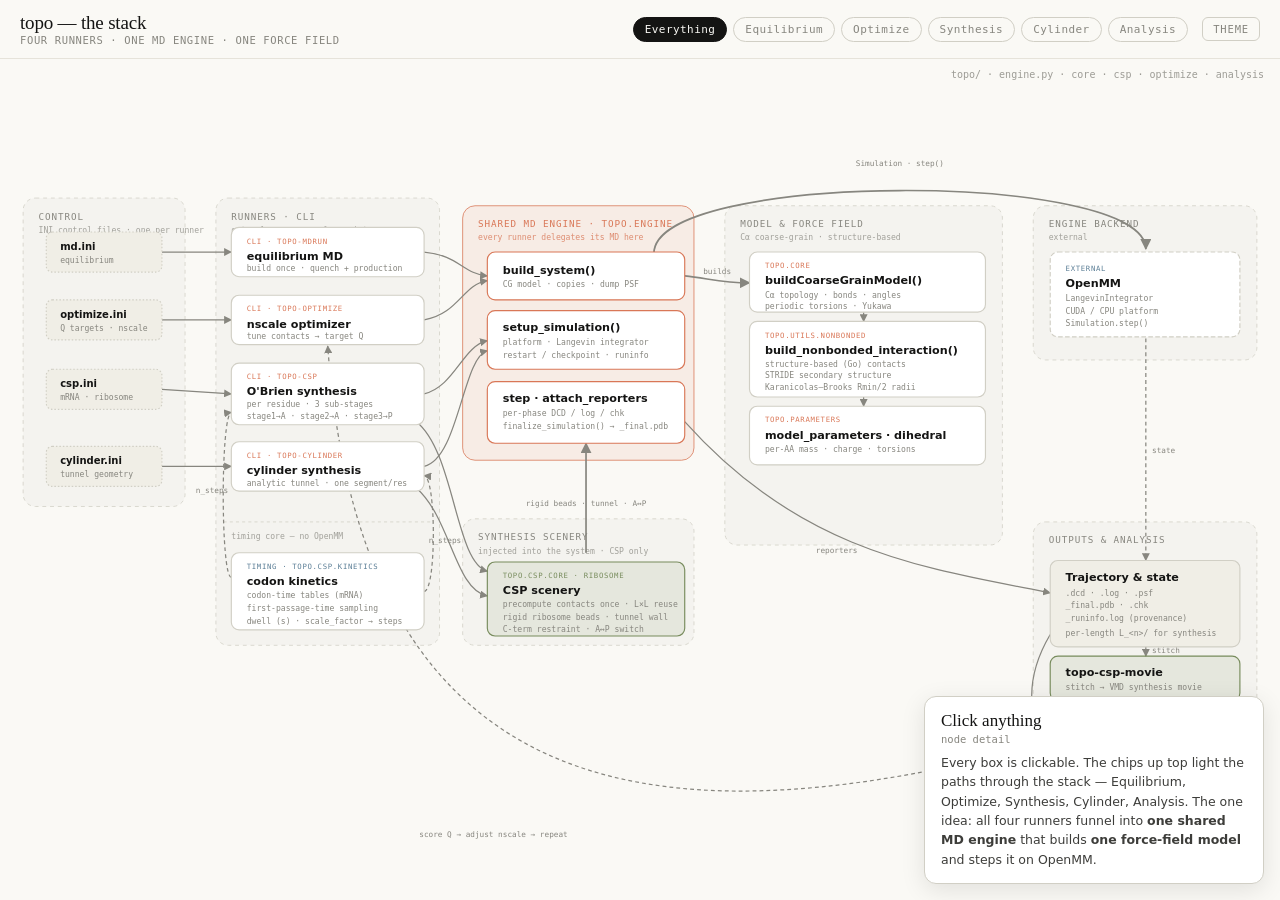
<file: docs/_diagrams/architecture.html>
<!doctype html>
<html lang="en">
<head>
<meta charset="utf-8">
<meta name="viewport" content="width=device-width, initial-scale=1">
<title>topo — architecture</title>
<script>
  (function () {
    const saved = localStorage.getItem('topo-theme');
    const dark = saved ? saved === 'dark' : matchMedia('(prefers-color-scheme: dark)').matches;
    document.documentElement.classList.toggle('dark', dark);
  })();
</script>
<style>
  :root {
    --bg: #FAF9F5; --surface: #FFFFFF; --surface2: #F0EEE6;
    --ink: #141413; --body: #3D3D3A; --muted: #87867F;
    --line: #D1CFC5; --line-soft: #E6E3DA;
    --clay: #D97757; --clay-soft: rgba(217,119,87,0.10);
    --olive: #788C5D; --olive-soft: rgba(120,140,93,0.12);
    --gold: #C9A45C; --blue: #5B7E96; --blue-soft: rgba(91,126,150,0.10);
    --zone: rgba(20,20,19,0.025); --zone-line: #D1CFC5;
    --serif: ui-serif, Georgia, "Times New Roman", serif;
    --sans: system-ui, -apple-system, "Segoe UI", Roboto, sans-serif;
    --mono: ui-monospace, "SF Mono", Menlo, Consolas, monospace;
  }
  html.dark {
    --bg: #141413; --surface: #1F1F1D; --surface2: #2A2A28;
    --ink: #FAF9F5; --body: #D1CFC5; --muted: #8F8E86;
    --line: #3D3D3A; --line-soft: #2A2A28;
    --clay: #E48A6E; --clay-soft: rgba(228,138,110,0.15);
    --olive: #9DB07C; --olive-soft: rgba(157,176,124,0.17);
    --gold: #D4B36F; --blue: #7FA3BC; --blue-soft: rgba(127,163,188,0.15);
    --zone: rgba(250,249,245,0.03); --zone-line: #3D3D3A;
  }
  * { box-sizing: border-box; margin: 0; padding: 0; }
  html, body { height: 100%; }
  body {
    background: var(--bg); color: var(--body); font-family: var(--sans);
    -webkit-font-smoothing: antialiased; display: flex; flex-direction: column; overflow: hidden;
  }

  /* ── top bar ─────────────────────────────── */
  .bar {
    display: flex; align-items: center; gap: 14px; flex-wrap: wrap;
    padding: 12px 20px; border-bottom: 1px solid var(--line-soft); flex: none;
  }
  .bar h1 { font-family: var(--serif); font-weight: 500; font-size: 19px; color: var(--ink); letter-spacing: -0.01em; }
  .bar .sub { font-family: var(--mono); font-size: 10.5px; color: var(--muted); letter-spacing: 0.06em; text-transform: uppercase; }
  .spacer { flex: 1; }
  .chips { display: flex; gap: 6px; flex-wrap: wrap; }
  .chip {
    font-family: var(--mono); font-size: 11px; letter-spacing: 0.04em;
    padding: 5px 11px; border: 1px solid var(--line); border-radius: 999px;
    background: transparent; color: var(--muted); cursor: pointer; transition: all .15s ease;
  }
  .chip:hover { color: var(--ink); border-color: var(--muted); }
  .chip.on { background: var(--ink); border-color: var(--ink); color: var(--bg); }
  #themeToggle {
    font-family: var(--mono); font-size: 10.5px; text-transform: uppercase; letter-spacing: 0.08em;
    padding: 5px 10px; border: 1px solid var(--line); border-radius: 6px;
    background: transparent; color: var(--muted); cursor: pointer;
  }
  #themeToggle:hover { color: var(--ink); border-color: var(--muted); }

  /* ── stage ───────────────────────────────── */
  .stage { flex: 1; position: relative; min-height: 0; }
  .stage svg { position: absolute; inset: 0; width: 100%; height: 100%; display: block; }

  /* zones */
  .zone rect { fill: var(--zone); stroke: var(--zone-line); stroke-width: 1; stroke-dasharray: 5 5; }
  .zone.hub rect { fill: var(--clay-soft); stroke: var(--clay); stroke-dasharray: none; }
  .zone .ztitle { font-family: var(--mono); font-size: 12px; letter-spacing: 0.1em; text-transform: uppercase; fill: var(--muted); }
  .zone.hub .ztitle { fill: var(--clay); }
  .zone .zsub { font-family: var(--mono); font-size: 10.5px; fill: var(--muted); opacity: 0.75; }

  /* nodes */
  .node { cursor: pointer; }
  .node rect { fill: var(--surface); stroke: var(--line); stroke-width: 1.5; transition: stroke .15s ease, filter .15s ease; }
  .node:hover rect { stroke: var(--muted); }
  .node.sel rect { stroke: var(--clay) !important; stroke-width: 2.2; }
  .node .t  { font-family: var(--sans); font-size: 14.5px; font-weight: 600; fill: var(--ink); pointer-events: none; }
  .node .m  { font-family: var(--mono); font-size: 10.5px; fill: var(--muted); pointer-events: none; }
  .node .k  { font-family: var(--mono); font-size: 9.5px; letter-spacing: 0.09em; text-transform: uppercase; fill: var(--clay); pointer-events: none; }
  .node .k.blue { fill: var(--blue); }
  .node .k.olive { fill: var(--olive); }
  .node.hub rect { fill: var(--surface); stroke: var(--clay); }
  .node.store rect { fill: var(--surface2); }
  .node.cfg rect { fill: var(--surface2); stroke-dasharray: 2 2.5; }
  .node.do rect { fill: var(--olive-soft); stroke: var(--olive); }
  .node.ext rect { stroke-dasharray: 6 3; }

  /* edges */
  .edge { stroke: var(--muted); stroke-width: 1.6; fill: none; marker-end: url(#a-mut); transition: opacity .2s ease, stroke .2s ease; }
  .edge.dash { stroke-dasharray: 5 4; }
  .edge.thick { stroke-width: 2.2; }
  .elbl { font-family: var(--mono); font-size: 10px; fill: var(--muted); transition: opacity .2s ease; }

  /* flow highlighting */
  .stage.flowing .edge { opacity: 0.11; }
  .stage.flowing .elbl { opacity: 0.11; }
  .stage.flowing .node { opacity: 0.28; }
  .stage.flowing .zone { opacity: 0.42; }
  .stage.flowing .edge.lit {
    opacity: 1; stroke: var(--clay); marker-end: url(#a-clay);
    stroke-dasharray: 7 5; animation: march 0.9s linear infinite;
  }
  .stage.flowing .elbl.lit { opacity: 1; fill: var(--clay); }
  .stage.flowing .node.lit { opacity: 1; }
  .stage.flowing .node.lit rect { stroke: var(--clay); }
  @keyframes march { to { stroke-dashoffset: -12; } }
  @media (prefers-reduced-motion: reduce) { .stage.flowing .edge.lit { animation: none; } }

  /* ── floating cards ──────────────────────── */
  .card {
    position: absolute;
    background: var(--surface); border: 1px solid var(--line); border-radius: 12px;
    padding: 14px 16px; box-shadow: 0 6px 24px rgba(0,0,0,0.10);
  }
  #detail { right: 16px; bottom: 16px; width: 340px; }
  #detail h3 { font-family: var(--serif); font-weight: 500; font-size: 17px; color: var(--ink); margin-bottom: 2px; }
  #detail .meta { font-family: var(--mono); font-size: 10.5px; color: var(--muted); margin-bottom: 8px; }
  #detail p { font-size: 12.5px; line-height: 1.55; }
  #detail p code, #flowcap code { font-family: var(--mono); font-size: 11px; color: var(--clay); }
  #flowcap { left: 16px; bottom: 16px; max-width: 470px; display: none; }
  #flowcap.show { display: block; }
  #flowcap .fname { font-family: var(--mono); font-size: 10.5px; letter-spacing: 0.08em; text-transform: uppercase; color: var(--clay); margin-bottom: 6px; }
  #flowcap ol { margin-left: 18px; }
  #flowcap li { font-size: 12.5px; line-height: 1.55; }
  .src { position: absolute; top: 10px; right: 16px; font-family: var(--mono); font-size: 10px; color: var(--muted); opacity: 0.8; }
  @media (max-width: 880px) {
    body { overflow: auto; }
    .stage { min-height: 82vh; }
    #detail { position: static; width: auto; margin: 10px 16px; }
    #flowcap { position: static; margin: 0 16px 16px; }
  }
</style>
</head>
<body>

<div class="bar">
  <div>
    <h1>topo — the stack</h1>
    <div class="sub">four runners · one MD engine · one force field</div>
  </div>
  <div class="spacer"></div>
  <div class="chips" id="chips">
    <button class="chip on" data-flow="all">Everything</button>
    <button class="chip" data-flow="equil">Equilibrium</button>
    <button class="chip" data-flow="optimize">Optimize</button>
    <button class="chip" data-flow="synth">Synthesis</button>
    <button class="chip" data-flow="cylinder">Cylinder</button>
    <button class="chip" data-flow="analysis">Analysis</button>
  </div>
  <button id="themeToggle">Theme</button>
</div>

<div class="stage" id="stage">
<svg viewBox="0 0 1660 1010" preserveAspectRatio="xMidYMid meet" role="img" aria-label="topo package architecture diagram">
  <defs>
    <marker id="a-mut" viewBox="0 0 10 10" refX="9" refY="5" markerWidth="6.5" markerHeight="6.5" orient="auto-start-reverse">
      <path d="M0,0 L10,5 L0,10 z" style="fill: var(--muted)"/>
    </marker>
    <marker id="a-clay" viewBox="0 0 10 10" refX="9" refY="5" markerWidth="6.5" markerHeight="6.5" orient="auto-start-reverse">
      <path d="M0,0 L10,5 L0,10 z" style="fill: var(--clay)"/>
    </marker>
  </defs>

  <!-- ── zones ─────────────────────────────── -->
  <g class="zone" id="z-control">
    <rect x="30" y="140" width="210" height="400" rx="16"/>
    <text class="ztitle" x="50" y="168">Control</text>
    <text class="zsub" x="50" y="185">INI control files · one per runner</text>
  </g>
  <g class="zone" id="z-runners">
    <rect x="280" y="140" width="290" height="580" rx="16"/>
    <text class="ztitle" x="300" y="168">Runners · CLI</text>
    <text class="zsub" x="300" y="185">outer loops · console scripts</text>
    <line x1="290" y1="560" x2="560" y2="560" stroke="var(--zone-line)" stroke-width="1" stroke-dasharray="4 4"/>
    <text class="zsub" x="300" y="582">timing core — no OpenMM</text>
  </g>
  <g class="zone hub" id="z-engine">
    <rect x="600" y="150" width="300" height="330" rx="16"/>
    <text class="ztitle" x="620" y="178">Shared MD engine · topo.engine</text>
    <text class="zsub" x="620" y="195" style="fill:var(--clay);opacity:0.8">every runner delegates its MD here</text>
  </g>
  <g class="zone" id="z-scenery">
    <rect x="600" y="556" width="300" height="164" rx="16"/>
    <text class="ztitle" x="620" y="584">Synthesis scenery</text>
    <text class="zsub" x="620" y="601">injected into the system · CSP only</text>
  </g>
  <g class="zone" id="z-model">
    <rect x="940" y="150" width="360" height="440" rx="16"/>
    <text class="ztitle" x="960" y="178">Model &amp; force field</text>
    <text class="zsub" x="960" y="195">Cα coarse-grain · structure-based</text>
  </g>
  <g class="zone" id="z-ext">
    <rect x="1340" y="150" width="290" height="200" rx="16"/>
    <text class="ztitle" x="1360" y="178">Engine backend</text>
    <text class="zsub" x="1360" y="195">external</text>
  </g>
  <g class="zone" id="z-out">
    <rect x="1340" y="560" width="290" height="330" rx="16"/>
    <text class="ztitle" x="1360" y="588">Outputs &amp; analysis</text>
  </g>

  <!-- ── edges ─────────────────────────────── -->
  <!-- control -> runners -->
  <path class="edge" id="e-md"  d="M210,210 L300,210"/>
  <path class="edge" id="e-opt" d="M210,298 L300,298"/>
  <path class="edge" id="e-csp" d="M210,388 L300,394"/>
  <path class="edge" id="e-cyl" d="M210,488 L300,488"/>

  <!-- runners -> engine -->
  <path class="edge" id="e-mdrun-eng" d="M550,210 C 595,214 600,238 632,241"/>
  <path class="edge" id="e-opt-eng"   d="M550,298 C 595,290 600,252 632,247"/>
  <path class="edge" id="e-csp-eng"   d="M550,394 C 590,384 600,332 632,325"/>
  <path class="edge" id="e-cyl-eng"   d="M550,488 C 595,478 600,346 632,338"/>

  <!-- kinetics -> synthesis runners (side gutters) -->
  <path class="edge dash" id="e-kin-csp" d="M300,632 C 286,632 286,420 300,418"/>
  <path class="edge dash" id="e-kin-cyl" d="M550,650 C 566,650 566,502 550,500"/>

  <!-- synthesis runners -> scenery -->
  <path class="edge" id="e-csp-scn" d="M540,430 C 590,470 590,612 632,624"/>
  <path class="edge" id="e-cyl-scn" d="M540,516 C 585,556 590,648 632,656"/>
  <!-- scenery -> engine (augments the system) -->
  <path class="edge thick" id="e-scn-eng" d="M760,600 L760,458"/>

  <!-- engine -> model -->
  <path class="edge thick" id="e-eng-model" d="M888,241 C 918,244 936,250 972,250"/>
  <path class="edge" id="e-model-nb" d="M1120,288 L1120,300"/>
  <path class="edge" id="e-nb-par"   d="M1120,398 L1120,410"/>

  <!-- engine -> OpenMM (arches over the model zone, in the top margin) -->
  <path class="edge thick" id="e-eng-omm" d="M848,212 C 848,104 1486,104 1486,206"/>
  <!-- OpenMM -> outputs (state stream) -->
  <path class="edge dash" id="e-omm-out" d="M1486,322 L1486,610"/>
  <!-- engine -> outputs (reporters, dips under the model zone) -->
  <path class="edge" id="e-eng-out" d="M888,430 C 1040,600 1200,620 1362,652"/>

  <!-- outputs -> movie / analysis -->
  <path class="edge" id="e-out-movie" d="M1486,722 L1486,734"/>
  <path class="edge" id="e-out-analysis" d="M1362,706 C 1330,760 1330,822 1362,832"/>

  <!-- optimizer feedback loop (bottom sweep) -->
  <path class="edge dash" id="e-opt-fb" d="M1362,846 C 880,975 470,952 425,332"/>

  <!-- ── edge labels ───────────────────────── -->
  <text class="elbl" data-e="e-kin-csp" x="296" y="522" text-anchor="end">n_steps</text>
  <text class="elbl" data-e="e-kin-cyl" x="556" y="588">n_steps</text>
  <text class="elbl" data-e="e-scn-eng" x="760" y="540" text-anchor="middle">rigid beads · tunnel · A↔P</text>
  <text class="elbl" data-e="e-eng-model" x="912" y="238">builds</text>
  <text class="elbl" data-e="e-eng-omm" x="1167" y="98" text-anchor="middle">Simulation · step()</text>
  <text class="elbl" data-e="e-eng-out" x="1085" y="600" text-anchor="middle">reporters</text>
  <text class="elbl" data-e="e-omm-out" x="1494" y="470">state</text>
  <text class="elbl" data-e="e-out-movie" x="1494" y="730">stitch</text>
  <text class="elbl" data-e="e-opt-fb" x="640" y="968" text-anchor="middle">score Q → adjust nscale → repeat</text>

  <!-- ── nodes: control (INI) ──────────────── -->
  <g class="node cfg" data-k="md-ini">
    <rect x="60" y="184" width="150" height="52" rx="8"/>
    <text class="t" x="78" y="207" style="font-size:13px">md.ini</text>
    <text class="m" x="78" y="224">equilibrium</text>
  </g>
  <g class="node cfg" data-k="opt-ini">
    <rect x="60" y="272" width="150" height="52" rx="8"/>
    <text class="t" x="78" y="295" style="font-size:13px">optimize.ini</text>
    <text class="m" x="78" y="312">Q targets · nscale</text>
  </g>
  <g class="node cfg" data-k="csp-ini">
    <rect x="60" y="362" width="150" height="52" rx="8"/>
    <text class="t" x="78" y="385" style="font-size:13px">csp.ini</text>
    <text class="m" x="78" y="402">mRNA · ribosome</text>
  </g>
  <g class="node cfg" data-k="cyl-ini">
    <rect x="60" y="462" width="150" height="52" rx="8"/>
    <text class="t" x="78" y="485" style="font-size:13px">cylinder.ini</text>
    <text class="m" x="78" y="502">tunnel geometry</text>
  </g>

  <!-- ── nodes: runners ────────────────────── -->
  <g class="node" data-k="mdrun">
    <rect x="300" y="178" width="250" height="64" rx="10"/>
    <text class="k" x="320" y="199">cli · topo-mdrun</text>
    <text class="t" x="320" y="220">equilibrium MD</text>
    <text class="m" x="320" y="235">build once · quench + production</text>
  </g>
  <g class="node" data-k="optimize">
    <rect x="300" y="266" width="250" height="64" rx="10"/>
    <text class="k" x="320" y="287">cli · topo-optimize</text>
    <text class="t" x="320" y="308">nscale optimizer</text>
    <text class="m" x="320" y="323">tune contacts → target Q</text>
  </g>
  <g class="node" data-k="csp">
    <rect x="300" y="354" width="250" height="80" rx="10"/>
    <text class="k" x="320" y="375">cli · topo-csp</text>
    <text class="t" x="320" y="396">O'Brien synthesis</text>
    <text class="m" x="320" y="411">per residue · 3 sub-stages</text>
    <text class="m" x="320" y="426">stage1→A · stage2→A · stage3→P</text>
  </g>
  <g class="node" data-k="cylinder">
    <rect x="300" y="456" width="250" height="64" rx="10"/>
    <text class="k" x="320" y="477">cli · topo-cylinder</text>
    <text class="t" x="320" y="498">cylinder synthesis</text>
    <text class="m" x="320" y="513">analytic tunnel · one segment/res</text>
  </g>
  <g class="node" data-k="kinetics">
    <rect x="300" y="600" width="250" height="100" rx="10"/>
    <text class="k blue" x="320" y="621">timing · topo.csp.kinetics</text>
    <text class="t" x="320" y="642">codon kinetics</text>
    <text class="m" x="320" y="659">codon-time tables (mRNA)</text>
    <text class="m" x="320" y="676">first-passage-time sampling</text>
    <text class="m" x="320" y="693">dwell (s) · scale_factor → steps</text>
  </g>

  <!-- ── nodes: engine ─────────────────────── -->
  <g class="node hub" data-k="build">
    <rect x="632" y="210" width="256" height="62" rx="10"/>
    <text class="t" x="652" y="238">build_system()</text>
    <text class="m" x="652" y="256">CG model · copies · dump PSF</text>
  </g>
  <g class="node hub" data-k="setup">
    <rect x="632" y="286" width="256" height="76" rx="10"/>
    <text class="t" x="652" y="313">setup_simulation()</text>
    <text class="m" x="652" y="331">platform · Langevin integrator</text>
    <text class="m" x="652" y="348">restart / checkpoint · runinfo</text>
  </g>
  <g class="node hub" data-k="run">
    <rect x="632" y="378" width="256" height="80" rx="10"/>
    <text class="t" x="652" y="405">step · attach_reporters</text>
    <text class="m" x="652" y="423">per-phase DCD / log / chk</text>
    <text class="m" x="652" y="440">finalize_simulation() → _final.pdb</text>
  </g>

  <!-- ── nodes: scenery ────────────────────── -->
  <g class="node do" data-k="scenery">
    <rect x="632" y="612" width="256" height="96" rx="10"/>
    <text class="k olive" x="652" y="633">topo.csp.core · ribosome</text>
    <text class="t" x="652" y="654">CSP scenery</text>
    <text class="m" x="652" y="671">precompute contacts once · L×L reuse</text>
    <text class="m" x="652" y="687">rigid ribosome beads · tunnel wall</text>
    <text class="m" x="652" y="703">C-term restraint · A↔P switch</text>
  </g>

  <!-- ── nodes: model / force field ────────── -->
  <g class="node" data-k="model">
    <rect x="972" y="210" width="306" height="78" rx="10"/>
    <text class="k" x="992" y="231">topo.core</text>
    <text class="t" x="992" y="252">buildCoarseGrainModel()</text>
    <text class="m" x="992" y="269">Cα topology · bonds · angles</text>
    <text class="m" x="992" y="284">periodic torsions · Yukawa</text>
  </g>
  <g class="node" data-k="nb">
    <rect x="972" y="300" width="306" height="98" rx="10"/>
    <text class="k" x="992" y="321">topo.utils.nonbonded</text>
    <text class="t" x="992" y="342">build_nonbonded_interaction()</text>
    <text class="m" x="992" y="359">structure-based (Go) contacts</text>
    <text class="m" x="992" y="374">STRIDE secondary structure</text>
    <text class="m" x="992" y="389">Karanicolas–Brooks Rmin/2 radii</text>
  </g>
  <g class="node" data-k="param">
    <rect x="972" y="410" width="306" height="76" rx="10"/>
    <text class="k" x="992" y="431">topo.parameters</text>
    <text class="t" x="992" y="452">model_parameters · dihedral</text>
    <text class="m" x="992" y="469">per-AA mass · charge · torsions</text>
  </g>

  <!-- ── nodes: backend ────────────────────── -->
  <g class="node ext" data-k="openmm">
    <rect x="1362" y="210" width="246" height="110" rx="10"/>
    <text class="k blue" x="1382" y="234">external</text>
    <text class="t" x="1382" y="256">OpenMM</text>
    <text class="m" x="1382" y="274">LangevinIntegrator</text>
    <text class="m" x="1382" y="290">CUDA / CPU platform</text>
    <text class="m" x="1382" y="306">Simulation.step()</text>
  </g>

  <!-- ── nodes: outputs ────────────────────── -->
  <g class="node store" data-k="out">
    <rect x="1362" y="610" width="246" height="112" rx="10"/>
    <text class="t" x="1382" y="637">Trajectory &amp; state</text>
    <text class="m" x="1382" y="656">.dcd · .log · .psf</text>
    <text class="m" x="1382" y="672">_final.pdb · .chk</text>
    <text class="m" x="1382" y="688">_runinfo.log (provenance)</text>
    <text class="m" x="1382" y="708">per-length L_&lt;n&gt;/ for synthesis</text>
  </g>
  <g class="node do" data-k="movie">
    <rect x="1362" y="734" width="246" height="58" rx="10"/>
    <text class="t" x="1382" y="760">topo-csp-movie</text>
    <text class="m" x="1382" y="778">stitch → VMD synthesis movie</text>
  </g>
  <g class="node" data-k="analysis">
    <rect x="1362" y="804" width="246" height="66" rx="10"/>
    <text class="k" x="1382" y="824">topo.analysis</text>
    <text class="t" x="1382" y="845">native_contacts</text>
    <text class="m" x="1382" y="861">Q(t) · fraction native contacts</text>
  </g>
</svg>

  <div class="src">topo/ · engine.py · core · csp · optimize · analysis</div>

  <div class="card" id="flowcap">
    <div class="fname" id="f-name"></div>
    <ol id="f-steps"></ol>
  </div>

  <div class="card" id="detail">
    <h3 id="d-title">Click anything</h3>
    <div class="meta" id="d-meta">node detail</div>
    <p id="d-body">Every box is clickable. The chips up top light the paths through the stack — Equilibrium, Optimize, Synthesis, Cylinder, Analysis. The one idea: all four runners funnel into <b>one shared MD engine</b> that builds <b>one force-field model</b> and steps it on OpenMM.</p>
  </div>
</div>

<script>
const DETAIL = {
  "md-ini":   { t:"md.ini", m:"control file · topo-mdrun", b:"The INI for a plain equilibrium run: input PDB, timestep, temperature, output cadence, restart flag. Parsed into the run config that the engine consumes." },
  "opt-ini":  { t:"optimize.ini", m:"control file · topo-optimize", b:"Adds the optimizer knobs on top of an MD config: target native-contact fraction <b>Q</b> (per domain), the <code>nscale</code> contact-scaling being tuned, and the <code>min_contacts</code> freeze." },
  "csp-ini":  { t:"csp.ini", m:"control file · topo-csp", b:"The synthesis control file: full-length native PDB, the mRNA sequence (one codon per residue), the reference ribosome PDB, and the O'Brien kinetics (<code>scale_factor</code>, per-stage times)." },
  "cyl-ini":  { t:"cylinder.ini", m:"control file · topo-cylinder", b:"Same kinetics as CSP but swaps the atomistic ribosome for an <b>analytic tunnel</b>: bore radius, length, axis, wall stiffness, mouth fillet. No ribosome beads." },

  mdrun:      { t:"topo-mdrun", m:"runner · equilibrium MD", b:"The plainest driver: build the CG model once, optionally quench, then run production. <code>topo.mdrun.mdrun</code>. Everything else is a specialization of this build → engine → run spine." },
  optimize:   { t:"topo-optimize", m:"runner · nscale optimizer", b:"Iterates MD runs, scores the fraction of native contacts <b>Q</b> against per-domain targets, and adjusts the contact scaling (<code>nscale</code>) until Q converges. <code>min_contacts</code> freeze + STRIDE caching keep it stable." },
  csp:        { t:"topo-csp", m:"runner · O'Brien continuous synthesis", b:"For nascent length L = L₀…L_max, each residue is added through <b>three sub-stages</b> with exponentially-sampled dwell times. The C-terminus restraint switches <b>A → P</b> between stages 2 and 3 to reproduce translocation; stage 3 seeds the next residue. Then an optional ejection." },
  cylinder:   { t:"topo-cylinder", m:"runner · analytic-tunnel synthesis", b:"Same O'Brien codon kinetics as CSP, but the ribosome is a smooth analytic cylinder and each residue gets <b>one MD segment</b> (no A/P sub-stages — there is no explicit translocation to model)." },
  kinetics:   { t:"topo.csp.kinetics", m:"timing core · no OpenMM", b:"Pure timing: per-codon time tables (from assets/csp/codon_dwell_times/), first-passage-time sampling of each dwell, and the in-vivo → in-silico map <code>steps = dwell·1e9 / scale_factor / dt</code>. Hands each residue's step count to the synthesis runners." },

  build:      { t:"build_system()", m:"topo.engine · shared substrate", b:"Builds the Cα coarse-grain model (optionally replicated into non-interacting copies), dumps the PSF topology, and adds COM-motion removal when requested. The single build step every runner shares." },
  setup:      { t:"setup_simulation()", m:"topo.engine · shared substrate", b:"Creates the OpenMM <code>Simulation</code>: platform selection, the Langevin integrator, restart/checkpoint loading (or fresh Boltzmann velocities), and the run-provenance header. Returns a ready-to-step context." },
  run:        { t:"step · attach_reporters · finalize", m:"topo.engine · shared substrate", b:"Attaches the per-phase checkpoint / DCD / <code>topoReporter</code> log, steps the integrator, then <code>finalize_simulation()</code> writes the final checkpoint, the <code>_final.pdb</code> (which seeds the next segment), and closes the metadata." },

  scenery:    { t:"CSP scenery", m:"topo.csp.core / ribosome · synthesis only", b:"What synthesis adds to a stock system. <b>precompute_contacts</b> runs the contact builder once on the full native and reuses the top-left L×L block per length (STRIDE never re-runs). Then the rigid (mass-0) ribosome beads, the tunnel wall / analytic cylinder, and the harmonic C-terminus restraint (target switchable A↔P) are injected before the engine runs." },

  model:      { t:"buildCoarseGrainModel()", m:"topo.core · the force field", b:"Assembles the topology-based Cα model: one bead per residue, bonds (rigid or harmonic), Gaussian angles, periodic torsions, and Yukawa electrostatics — then bolts on the structure-based contact term below. This is the force field every run uses." },
  nb:         { t:"build_nonbonded_interaction()", m:"topo.utils.nonbonded", b:"The structure-based (Gō) contact term: native contacts from the all-atom reference, STRIDE secondary structure, and the per-residue Karanicolas–Brooks <code>Rmin/2</code> that sets each bead's excluded-volume radius. Runs STRIDE at most once (cached)." },
  param:      { t:"model_parameters · dihedral", m:"topo.parameters", b:"Per-amino-acid constants: masses, charges, and the periodic-torsion tables. Supplies the residue-type properties the model builder stamps onto each bead." },

  openmm:     { t:"OpenMM", m:"external · MD backend", b:"The actual integrator. topo hands it a fully-built <code>System</code> + <code>Simulation</code>; OpenMM does the Langevin dynamics on the CUDA or CPU platform. topo owns everything up to <code>step()</code>; OpenMM owns the numerics." },
  out:        { t:"Trajectory & state", m:"per-run outputs", b:"Each run writes a DCD trajectory, a fixed-width <code>topoReporter</code> log, the PSF topology, a <code>_final.pdb</code> last frame, a <code>.chk</code> checkpoint, and a <code>_runinfo.log</code> provenance header. Synthesis fans these out under per-length <code>L_&lt;n&gt;/</code> folders." },
  movie:      { t:"topo-csp-movie", m:"synthesis post-processing", b:"Stitches the per-residue / per-stage trajectories from every <code>L_&lt;n&gt;/</code> folder into one continuous VMD movie of the chain growing through the tunnel." },
  analysis:   { t:"native_contacts", m:"topo.analysis · Q scoring", b:"Scores the fraction of native contacts <b>Q(t)</b> for a CG trajectory — whole protein, per domain, and per domain-interface — against an all-atom reference. This same Q is the signal the optimizer's feedback loop chases." },
};

const FLOWS = {
  equil: {
    name: "Equilibrium — topo-mdrun",
    edges: ["e-md","e-mdrun-eng","e-eng-model","e-model-nb","e-nb-par","e-eng-omm","e-eng-out"],
    nodes: ["md-ini","mdrun","build","setup","run","model","nb","param","openmm","out"],
    steps: [
      "<code>topo-mdrun -f md.ini</code> builds the CG model once",
      "The shared engine sets up the OpenMM Simulation and steps it",
      "The force field (bonds/angles/torsions + Yukawa + Gō contacts) comes from <code>topo.core</code>",
      "Reporters stream the trajectory, log, and checkpoint to disk"
    ]
  },
  optimize: {
    name: "Optimize — tune the force field to a target Q",
    edges: ["e-opt","e-opt-eng","e-eng-model","e-model-nb","e-nb-par","e-eng-omm","e-eng-out","e-out-analysis","e-opt-fb"],
    nodes: ["opt-ini","optimize","build","setup","run","model","nb","param","openmm","out","analysis"],
    steps: [
      "<code>topo-optimize -f optimize.ini</code> runs an MD segment through the same engine",
      "<code>native_contacts</code> scores the fraction of native contacts <b>Q</b>",
      "The optimizer adjusts <code>nscale</code> (with <code>min_contacts</code> frozen) and re-runs",
      "Loop until Q hits its per-domain target — a converged, calibrated force field"
    ]
  },
  synth: {
    name: "Synthesis — topo-csp (O'Brien, 3-stage)",
    edges: ["e-csp","e-kin-csp","e-csp-scn","e-scn-eng","e-eng-model","e-model-nb","e-nb-par","e-eng-omm","e-eng-out","e-out-movie"],
    nodes: ["csp-ini","csp","kinetics","scenery","build","setup","run","model","nb","param","openmm","out","movie"],
    steps: [
      "For each residue, kinetics samples a codon dwell and maps it to MD steps",
      "Scenery is injected: rigid ribosome beads, tunnel wall, and the C-term restraint",
      "The residue runs through 3 sub-stages; the restraint switches <b>A → P</b> to translocate",
      "The shared engine runs each stage; <code>topo-csp-movie</code> stitches the growth into one movie"
    ]
  },
  cylinder: {
    name: "Cylinder — topo-cylinder (analytic tunnel)",
    edges: ["e-cyl","e-kin-cyl","e-cyl-scn","e-scn-eng","e-eng-model","e-model-nb","e-nb-par","e-eng-omm","e-eng-out","e-out-movie"],
    nodes: ["cyl-ini","cylinder","kinetics","scenery","build","setup","run","model","nb","param","openmm","out","movie"],
    steps: [
      "Same codon kinetics as CSP set each residue's step count",
      "No ribosome beads — an analytic cylinder supplies all confinement",
      "One MD segment per residue (no A/P sub-stages) through the shared engine",
      "Per-length trajectories stitch into a synthesis movie"
    ]
  },
  analysis: {
    name: "Analysis — fraction of native contacts Q(t)",
    edges: ["e-out-analysis"],
    nodes: ["out","analysis"],
    steps: [
      "Point <code>topo.analysis.native_contacts</code> at a CG DCD + all-atom reference",
      "It builds native-contact lists once (protein, each domain, each interface)",
      "Q(t) is scored per frame — the same signal the optimizer's loop chases"
    ]
  }
};

const stage = document.getElementById('stage');
const nodes = document.querySelectorAll('.node');
const edges = document.querySelectorAll('.edge');
const elbls = document.querySelectorAll('.elbl');
const chips = document.querySelectorAll('.chip');
const fcap = document.getElementById('flowcap');

function setFlow(key) {
  chips.forEach(c => c.classList.toggle('on', c.dataset.flow === key));
  edges.forEach(e => e.classList.remove('lit'));
  elbls.forEach(l => l.classList.remove('lit'));
  nodes.forEach(n => n.classList.remove('lit'));
  if (key === 'all') { stage.classList.remove('flowing'); fcap.classList.remove('show'); return; }
  const f = FLOWS[key];
  stage.classList.add('flowing');
  f.edges.forEach(id => document.getElementById(id)?.classList.add('lit'));
  elbls.forEach(l => { if (f.edges.includes(l.dataset.e)) l.classList.add('lit'); });
  f.nodes.forEach(k => document.querySelector(`.node[data-k="${k}"]`)?.classList.add('lit'));
  document.getElementById('f-name').textContent = f.name;
  document.getElementById('f-steps').innerHTML = f.steps.map(s => `<li>${s}</li>`).join('');
  fcap.classList.add('show');
}
chips.forEach(c => c.addEventListener('click', () => setFlow(c.dataset.flow)));

nodes.forEach(n => n.addEventListener('click', () => {
  nodes.forEach(x => x.classList.remove('sel'));
  n.classList.add('sel');
  const d = DETAIL[n.dataset.k];
  if (!d) return;
  document.getElementById('d-title').textContent = d.t;
  document.getElementById('d-meta').textContent = d.m;
  document.getElementById('d-body').innerHTML = d.b;
}));

document.getElementById('themeToggle').addEventListener('click', () => {
  const dark = !document.documentElement.classList.contains('dark');
  document.documentElement.classList.toggle('dark', dark);
  localStorage.setItem('topo-theme', dark ? 'dark' : 'light');
});
</script>
</body>
</html>
</file>
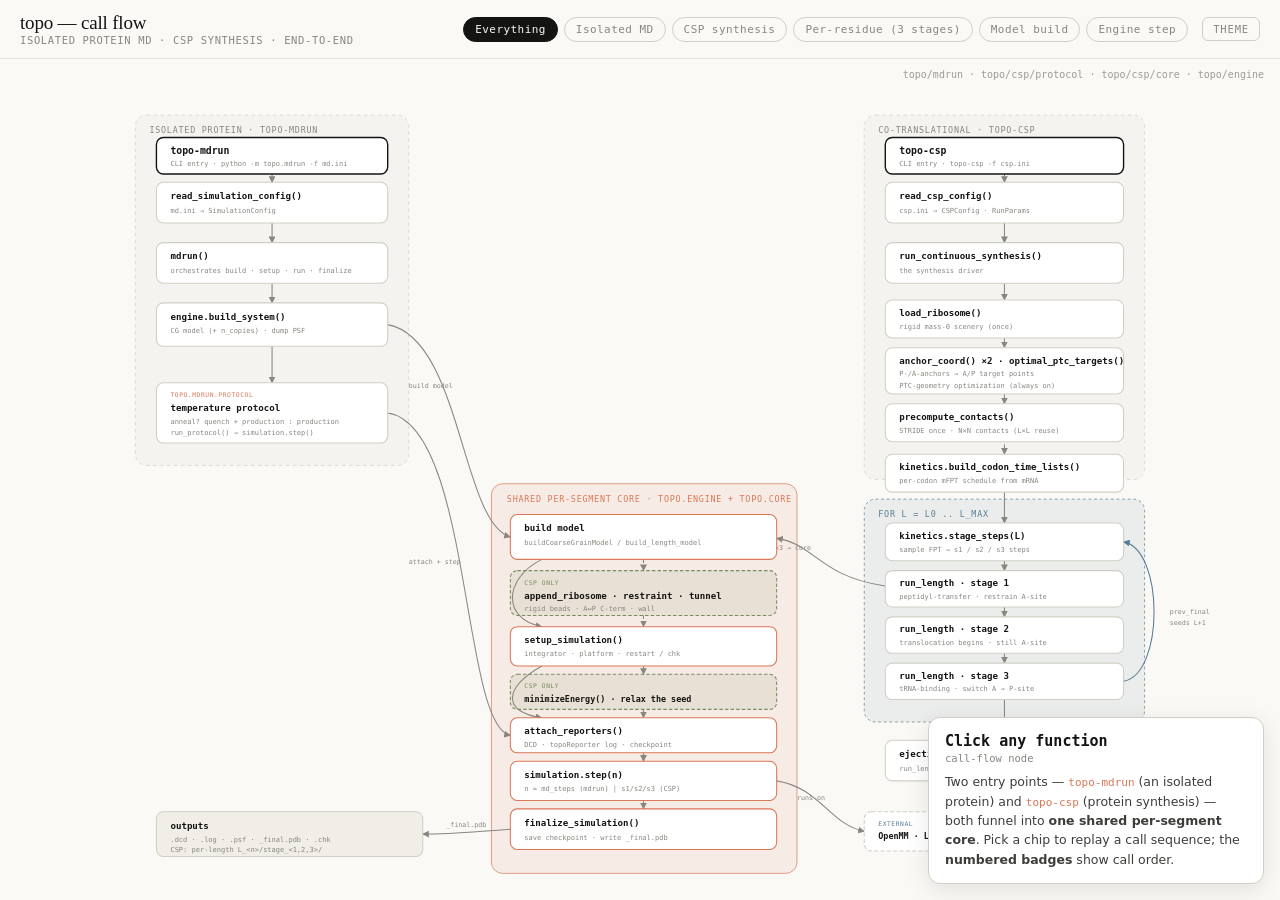
<file: docs/_diagrams/callflow.html>
<!doctype html>
<html lang="en">
<head>
<meta charset="utf-8">
<meta name="viewport" content="width=device-width, initial-scale=1">
<title>topo — call flow</title>
<script>
  (function () {
    const saved = localStorage.getItem('topo-theme');
    const dark = saved ? saved === 'dark' : matchMedia('(prefers-color-scheme: dark)').matches;
    document.documentElement.classList.toggle('dark', dark);
  })();
</script>
<style>
  :root {
    --bg: #FAF9F5; --surface: #FFFFFF; --surface2: #F0EEE6;
    --ink: #141413; --body: #3D3D3A; --muted: #87867F;
    --line: #D1CFC5; --line-soft: #E6E3DA;
    --clay: #D97757; --clay-soft: rgba(217,119,87,0.10);
    --olive: #788C5D; --olive-soft: rgba(120,140,93,0.12);
    --gold: #C9A45C; --blue: #5B7E96; --blue-soft: rgba(91,126,150,0.10);
    --zone: rgba(20,20,19,0.022); --zone-line: #D1CFC5;
    --serif: ui-serif, Georgia, "Times New Roman", serif;
    --sans: system-ui, -apple-system, "Segoe UI", Roboto, sans-serif;
    --mono: ui-monospace, "SF Mono", Menlo, Consolas, monospace;
  }
  html.dark {
    --bg: #141413; --surface: #1F1F1D; --surface2: #2A2A28;
    --ink: #FAF9F5; --body: #D1CFC5; --muted: #8F8E86;
    --line: #3D3D3A; --line-soft: #2A2A28;
    --clay: #E48A6E; --clay-soft: rgba(228,138,110,0.15);
    --olive: #9DB07C; --olive-soft: rgba(157,176,124,0.17);
    --gold: #D4B36F; --blue: #7FA3BC; --blue-soft: rgba(127,163,188,0.15);
    --zone: rgba(250,249,245,0.03); --zone-line: #3D3D3A;
  }
  * { box-sizing: border-box; margin: 0; padding: 0; }
  html, body { height: 100%; }
  body {
    background: var(--bg); color: var(--body); font-family: var(--sans);
    -webkit-font-smoothing: antialiased; display: flex; flex-direction: column; overflow: hidden;
  }

  /* ── top bar ─────────────────────────────── */
  .bar {
    display: flex; align-items: center; gap: 14px; flex-wrap: wrap;
    padding: 12px 20px; border-bottom: 1px solid var(--line-soft); flex: none;
  }
  .bar h1 { font-family: var(--serif); font-weight: 500; font-size: 19px; color: var(--ink); letter-spacing: -0.01em; }
  .bar .sub { font-family: var(--mono); font-size: 10.5px; color: var(--muted); letter-spacing: 0.06em; text-transform: uppercase; }
  .spacer { flex: 1; }
  .chips { display: flex; gap: 6px; flex-wrap: wrap; }
  .chip {
    font-family: var(--mono); font-size: 11px; letter-spacing: 0.04em;
    padding: 5px 11px; border: 1px solid var(--line); border-radius: 999px;
    background: transparent; color: var(--muted); cursor: pointer; transition: all .15s ease;
  }
  .chip:hover { color: var(--ink); border-color: var(--muted); }
  .chip.on { background: var(--ink); border-color: var(--ink); color: var(--bg); }
  #themeToggle {
    font-family: var(--mono); font-size: 10.5px; text-transform: uppercase; letter-spacing: 0.08em;
    padding: 5px 10px; border: 1px solid var(--line); border-radius: 6px;
    background: transparent; color: var(--muted); cursor: pointer;
  }
  #themeToggle:hover { color: var(--ink); border-color: var(--muted); }

  /* ── stage ───────────────────────────────── */
  .stage { flex: 1; position: relative; min-height: 0; }
  .stage svg { position: absolute; inset: 0; width: 100%; height: 100%; display: block; }

  /* zones */
  .zone rect { fill: var(--zone); stroke: var(--zone-line); stroke-width: 1; stroke-dasharray: 5 5; }
  .zone.core rect { fill: var(--clay-soft); stroke: var(--clay); stroke-dasharray: none; }
  .zone.loop rect { fill: var(--blue-soft); stroke: var(--blue); stroke-dasharray: 4 4; }
  .zone .ztitle { font-family: var(--mono); font-size: 12px; letter-spacing: 0.09em; text-transform: uppercase; fill: var(--muted); }
  .zone.core .ztitle { fill: var(--clay); }
  .zone.loop .ztitle { fill: var(--blue); }

  /* nodes */
  .node { cursor: pointer; }
  .node rect { fill: var(--surface); stroke: var(--line); stroke-width: 1.5; transition: stroke .15s ease; }
  .node:hover rect { stroke: var(--muted); }
  .node.sel rect { stroke: var(--clay) !important; stroke-width: 2.2; }
  .node .t  { font-family: var(--mono); font-size: 13px; font-weight: 600; fill: var(--ink); pointer-events: none; }
  .node .m  { font-family: var(--mono); font-size: 10px; fill: var(--muted); pointer-events: none; }
  .node .k  { font-family: var(--mono); font-size: 9px; letter-spacing: 0.09em; text-transform: uppercase; fill: var(--clay); pointer-events: none; }
  .node .k.blue { fill: var(--blue); }
  .node .k.olive { fill: var(--olive); }
  .node.entry rect { fill: var(--surface); stroke: var(--ink); stroke-width: 2; }
  .node.entry .t { fill: var(--ink); font-size: 14px; }
  .node.core rect { fill: var(--surface); stroke: var(--clay); }
  .node.store rect { fill: var(--surface2); }
  .node.ext rect { stroke-dasharray: 6 3; }
  .node.opt rect { fill: var(--olive-soft); stroke: var(--olive); stroke-dasharray: 5 3; }

  /* edges */
  .edge { stroke: var(--muted); stroke-width: 1.5; fill: none; marker-end: url(#a-mut); transition: opacity .2s ease, stroke .2s ease; }
  .edge.dash { stroke-dasharray: 5 4; }
  .edge.loop { stroke: var(--blue); marker-end: url(#a-blue); }
  .elbl { font-family: var(--mono); font-size: 9.5px; fill: var(--muted); transition: opacity .2s ease; }

  /* flow highlighting */
  .stage.flowing .edge { opacity: 0.10; }
  .stage.flowing .elbl { opacity: 0.10; }
  .stage.flowing .node { opacity: 0.24; }
  .stage.flowing .zone { opacity: 0.40; }
  .stage.flowing .edge.lit {
    opacity: 1; stroke: var(--clay); marker-end: url(#a-clay);
    stroke-dasharray: 7 5; animation: march 0.9s linear infinite;
  }
  .stage.flowing .elbl.lit { opacity: 1; fill: var(--clay); }
  .stage.flowing .node.lit { opacity: 1; }
  .stage.flowing .node.lit rect { stroke: var(--clay); }
  @keyframes march { to { stroke-dashoffset: -12; } }
  @media (prefers-reduced-motion: reduce) { .stage.flowing .edge.lit { animation: none; } }

  /* order badges */
  .badge { pointer-events: none; }
  .badge circle { fill: var(--clay); }
  .badge text { fill: var(--bg); font-family: var(--mono); font-size: 11px; font-weight: 700; text-anchor: middle; }

  /* ── floating cards ──────────────────────── */
  .card {
    position: absolute;
    background: var(--surface); border: 1px solid var(--line); border-radius: 12px;
    padding: 14px 16px; box-shadow: 0 6px 24px rgba(0,0,0,0.10);
  }
  #detail { right: 16px; bottom: 16px; width: 336px; }
  #detail h3 { font-family: var(--mono); font-weight: 700; font-size: 15px; color: var(--ink); margin-bottom: 2px; }
  #detail .meta { font-family: var(--mono); font-size: 10.5px; color: var(--muted); margin-bottom: 8px; }
  #detail p { font-size: 12.5px; line-height: 1.55; }
  #detail p code, #flowcap code { font-family: var(--mono); font-size: 11px; color: var(--clay); }
  #flowcap { left: 16px; bottom: 16px; max-width: 470px; display: none; }
  #flowcap.show { display: block; }
  #flowcap .fname { font-family: var(--mono); font-size: 10.5px; letter-spacing: 0.08em; text-transform: uppercase; color: var(--clay); margin-bottom: 6px; }
  #flowcap ol { margin-left: 18px; }
  #flowcap li { font-size: 12px; line-height: 1.5; margin-bottom: 2px; }
  .src { position: absolute; top: 10px; right: 16px; font-family: var(--mono); font-size: 10px; color: var(--muted); opacity: 0.8; }
  @media (max-width: 900px) {
    body { overflow: auto; }
    .stage { min-height: 128vh; }
    #detail { position: static; width: auto; margin: 10px 16px; }
    #flowcap { position: static; margin: 0 16px 16px; }
  }
</style>
</head>
<body>

<div class="bar">
  <div>
    <h1>topo — call flow</h1>
    <div class="sub">isolated protein MD · CSP synthesis · end&#8209;to&#8209;end</div>
  </div>
  <div class="spacer"></div>
  <div class="chips" id="chips">
    <button class="chip on" data-flow="all">Everything</button>
    <button class="chip" data-flow="isolated">Isolated MD</button>
    <button class="chip" data-flow="csp">CSP synthesis</button>
    <button class="chip" data-flow="residue">Per-residue (3 stages)</button>
    <button class="chip" data-flow="build">Model build</button>
    <button class="chip" data-flow="engine">Engine step</button>
  </div>
  <button id="themeToggle">Theme</button>
</div>

<div class="stage" id="stage">
<svg viewBox="0 0 1600 1200" preserveAspectRatio="xMidYMid meet" role="img" aria-label="topo function-call flow diagram">
  <defs>
    <marker id="a-mut" viewBox="0 0 10 10" refX="9" refY="5" markerWidth="6.5" markerHeight="6.5" orient="auto-start-reverse">
      <path d="M0,0 L10,5 L0,10 z" style="fill: var(--muted)"/>
    </marker>
    <marker id="a-clay" viewBox="0 0 10 10" refX="9" refY="5" markerWidth="6.5" markerHeight="6.5" orient="auto-start-reverse">
      <path d="M0,0 L10,5 L0,10 z" style="fill: var(--clay)"/>
    </marker>
    <marker id="a-blue" viewBox="0 0 10 10" refX="9" refY="5" markerWidth="6.5" markerHeight="6.5" orient="auto-start-reverse">
      <path d="M0,0 L10,5 L0,10 z" style="fill: var(--blue)"/>
    </marker>
  </defs>

  <!-- ── zones ─────────────────────────────── -->
  <g class="zone" id="z-left">
    <rect x="80" y="80" width="390" height="500" rx="16"/>
    <text class="ztitle" x="100" y="106">Isolated protein · topo-mdrun</text>
  </g>
  <g class="zone" id="z-right">
    <rect x="1120" y="80" width="400" height="520" rx="16"/>
    <text class="ztitle" x="1140" y="106">Co-translational · topo-csp</text>
  </g>
  <g class="zone loop" id="z-loop">
    <rect x="1120" y="628" width="400" height="318" rx="16"/>
    <text class="ztitle" x="1140" y="654">for L = L0 .. L_max</text>
  </g>
  <g class="zone core" id="z-core">
    <rect x="588" y="606" width="436" height="556" rx="16"/>
    <text class="ztitle" x="610" y="632">shared per-segment core · topo.engine + topo.core</text>
  </g>

  <!-- ── edges ─────────────────────────────── -->
  <!-- left lane -->
  <path class="edge" id="e-md1" d="M275,150 L275,176"/>
  <path class="edge" id="e-md2" d="M275,234 L275,262"/>
  <path class="edge" id="e-md3" d="M275,320 L275,348"/>
  <path class="edge" id="e-md-build-protocol" d="M275,410 L275,462"/>
  <path class="edge" id="e-md-build-ff" d="M440,379 C 545,398 545,662 615,682"/>
  <path class="edge" id="e-md-protocol-attach" d="M440,505 C 560,522 545,952 615,965"/>

  <!-- shared core spine -->
  <path class="edge" id="e-ff-setup"     d="M660,714 C 604,742 604,800 660,810"/>
  <path class="edge dash" id="e-ff-scenery"   d="M805,714 L805,730"/>
  <path class="edge dash" id="e-scenery-setup" d="M805,794 L805,810"/>
  <path class="edge" id="e-setup-attach" d="M660,866 C 604,898 604,932 660,940"/>
  <path class="edge dash" id="e-setup-min"   d="M805,866 L805,878"/>
  <path class="edge dash" id="e-min-attach"  d="M805,928 L805,940"/>
  <path class="edge" id="e-attach-step"  d="M805,990 L805,1002"/>
  <path class="edge" id="e-step-final"   d="M805,1058 L805,1070"/>
  <path class="edge" id="e-step-omm"     d="M995,1030 C 1058,1040 1070,1092 1120,1102"/>
  <path class="edge" id="e-final-out"    d="M615,1099 C 545,1104 530,1106 490,1106"/>

  <!-- right lane -->
  <path class="edge" id="e-csp1" d="M1320,150 L1320,176"/>
  <path class="edge" id="e-csp2" d="M1320,234 L1320,262"/>
  <path class="edge" id="e-csp3" d="M1320,320 L1320,344"/>
  <path class="edge" id="e-csp4" d="M1320,398 L1320,412"/>
  <path class="edge" id="e-csp5" d="M1320,478 L1320,492"/>
  <path class="edge" id="e-csp6" d="M1320,550 L1320,564"/>
  <path class="edge" id="e-csp7" d="M1320,618 L1320,662"/>
  <path class="edge" id="e-csp8" d="M1320,716 L1320,730"/>
  <path class="edge" id="e-csp9" d="M1320,782 L1320,796"/>
  <path class="edge" id="e-csp10" d="M1320,848 L1320,862"/>
  <path class="edge loop" id="e-csp-loop" d="M1490,888 C 1548,878 1548,700 1490,689"/>
  <path class="edge" id="e-csp-post" d="M1320,914 L1320,972"/>
  <path class="edge" id="e-csp-core" d="M1150,752 C 1055,738 1050,692 995,684"/>

  <!-- ── edge labels ───────────────────────── -->
  <text class="elbl" data-e="e-md-build-ff" x="470" y="470">build model</text>
  <text class="elbl" data-e="e-md-protocol-attach" x="470" y="720">attach + step</text>
  <text class="elbl" data-e="e-step-omm" x="1024" y="1058">runs on</text>
  <text class="elbl" data-e="e-csp-core" x="1044" y="700" text-anchor="end">run_length ×3 → core</text>
  <text class="elbl" data-e="e-csp-loop" x="1556" y="792" text-anchor="start">prev_final</text>
  <text class="elbl" data-e="e-csp-loop" x="1556" y="808" text-anchor="start">seeds L+1</text>
  <text class="elbl" data-e="e-csp-post" x="1332" y="950">at L_max</text>
  <text class="elbl" data-e="e-final-out" x="552" y="1096" text-anchor="middle">_final.pdb</text>

  <!-- ── nodes: left lane (isolated MD) ────── -->
  <g class="node entry" data-k="md-cli">
    <rect x="110" y="112" width="330" height="52" rx="10"/>
    <text class="t" x="130" y="135">topo-mdrun</text>
    <text class="m" x="130" y="153">CLI entry · python -m topo.mdrun -f md.ini</text>
  </g>
  <g class="node" data-k="md-cfg">
    <rect x="110" y="176" width="330" height="58" rx="10"/>
    <text class="t" x="130" y="200">read_simulation_config()</text>
    <text class="m" x="130" y="220">md.ini → SimulationConfig</text>
  </g>
  <g class="node" data-k="md-driver">
    <rect x="110" y="262" width="330" height="58" rx="10"/>
    <text class="t" x="130" y="286">mdrun()</text>
    <text class="m" x="130" y="306">orchestrates build · setup · run · finalize</text>
  </g>
  <g class="node" data-k="md-build">
    <rect x="110" y="348" width="330" height="62" rx="10"/>
    <text class="t" x="130" y="372">engine.build_system()</text>
    <text class="m" x="130" y="391">CG model (+ n_copies) · dump PSF</text>
  </g>
  <g class="node" data-k="md-protocol">
    <rect x="110" y="462" width="330" height="86" rx="10"/>
    <text class="k" x="130" y="482">topo.mdrun.protocol</text>
    <text class="t" x="130" y="502">temperature protocol</text>
    <text class="m" x="130" y="521">anneal? quench + production : production</text>
    <text class="m" x="130" y="537">run_protocol() → simulation.step()</text>
  </g>

  <!-- ── nodes: right lane (CSP) ───────────── -->
  <g class="node entry" data-k="csp-cli">
    <rect x="1150" y="112" width="340" height="52" rx="10"/>
    <text class="t" x="1170" y="135">topo-csp</text>
    <text class="m" x="1170" y="153">CLI entry · topo-csp -f csp.ini</text>
  </g>
  <g class="node" data-k="csp-cfg">
    <rect x="1150" y="176" width="340" height="58" rx="10"/>
    <text class="t" x="1170" y="200">read_csp_config()</text>
    <text class="m" x="1170" y="220">csp.ini → CSPConfig · RunParams</text>
  </g>
  <g class="node" data-k="csp-driver">
    <rect x="1150" y="262" width="340" height="58" rx="10"/>
    <text class="t" x="1170" y="286">run_continuous_synthesis()</text>
    <text class="m" x="1170" y="306">the synthesis driver</text>
  </g>
  <g class="node" data-k="csp-ribo">
    <rect x="1150" y="344" width="340" height="54" rx="10"/>
    <text class="t" x="1170" y="367">load_ribosome()</text>
    <text class="m" x="1170" y="385">rigid mass-0 scenery (once)</text>
  </g>
  <g class="node" data-k="csp-anchor">
    <rect x="1150" y="412" width="340" height="66" rx="10"/>
    <text class="t" x="1170" y="435">anchor_coord() ×2 · optimal_ptc_targets()</text>
    <text class="m" x="1170" y="453">P-/A-anchors → A/P target points</text>
    <text class="m" x="1170" y="469">PTC-geometry optimization (always on)</text>
  </g>
  <g class="node" data-k="csp-precompute">
    <rect x="1150" y="492" width="340" height="54" rx="10"/>
    <text class="t" x="1170" y="515">precompute_contacts()</text>
    <text class="m" x="1170" y="533">STRIDE once · N×N contacts (L×L reuse)</text>
  </g>
  <g class="node" data-k="csp-kin">
    <rect x="1150" y="564" width="340" height="54" rx="10"/>
    <text class="t" x="1170" y="587">kinetics.build_codon_time_lists()</text>
    <text class="m" x="1170" y="605">per-codon mFPT schedule from mRNA</text>
  </g>

  <!-- loop body -->
  <g class="node" data-k="csp-stagesteps">
    <rect x="1150" y="662" width="340" height="54" rx="10"/>
    <text class="t" x="1170" y="685">kinetics.stage_steps(L)</text>
    <text class="m" x="1170" y="703">sample FPT → s1 / s2 / s3 steps</text>
  </g>
  <g class="node" data-k="csp-stage1">
    <rect x="1150" y="730" width="340" height="52" rx="10"/>
    <text class="t" x="1170" y="752">run_length · stage 1</text>
    <text class="m" x="1170" y="770">peptidyl-transfer · restrain A-site</text>
  </g>
  <g class="node" data-k="csp-stage2">
    <rect x="1150" y="796" width="340" height="52" rx="10"/>
    <text class="t" x="1170" y="818">run_length · stage 2</text>
    <text class="m" x="1170" y="836">translocation begins · still A-site</text>
  </g>
  <g class="node" data-k="csp-stage3">
    <rect x="1150" y="862" width="340" height="52" rx="10"/>
    <text class="t" x="1170" y="884">run_length · stage 3</text>
    <text class="m" x="1170" y="902">tRNA-binding · switch A → P-site</text>
  </g>

  <g class="node" data-k="csp-post">
    <rect x="1150" y="972" width="340" height="58" rx="10"/>
    <text class="t" x="1170" y="996">ejection</text>
    <text class="m" x="1170" y="1016">run_length · restraint OFF · free drift</text>
  </g>

  <!-- ── nodes: shared core ────────────────── -->
  <g class="node core" data-k="ff-build">
    <rect x="615" y="650" width="380" height="64" rx="10"/>
    <text class="t" x="635" y="674">build model</text>
    <text class="m" x="635" y="693">buildCoarseGrainModel / build_length_model</text>
  </g>
  <g class="node opt" data-k="scenery">
    <rect x="615" y="730" width="380" height="64" rx="10"/>
    <text class="k olive" x="635" y="750">CSP only</text>
    <text class="t" x="635" y="770">append_ribosome · restraint · tunnel</text>
    <text class="m" x="635" y="787">rigid beads · A↔P C-term · wall</text>
  </g>
  <g class="node core" data-k="eng-setup">
    <rect x="615" y="810" width="380" height="56" rx="10"/>
    <text class="t" x="635" y="833">setup_simulation()</text>
    <text class="m" x="635" y="852">integrator · platform · restart / chk</text>
  </g>
  <g class="node opt" data-k="eng-min">
    <rect x="615" y="878" width="380" height="50" rx="10"/>
    <text class="k olive" x="635" y="897">CSP only</text>
    <text class="t" x="635" y="918" style="font-size:12px">minimizeEnergy() · relax the seed</text>
  </g>
  <g class="node core" data-k="eng-attach">
    <rect x="615" y="940" width="380" height="50" rx="10"/>
    <text class="t" x="635" y="963">attach_reporters()</text>
    <text class="m" x="635" y="981">DCD · topoReporter log · checkpoint</text>
  </g>
  <g class="node core" data-k="eng-step">
    <rect x="615" y="1002" width="380" height="56" rx="10"/>
    <text class="t" x="635" y="1026">simulation.step(n)</text>
    <text class="m" x="635" y="1045">n = md_steps (mdrun) | s1/s2/s3 (CSP)</text>
  </g>
  <g class="node core" data-k="eng-final">
    <rect x="615" y="1070" width="380" height="58" rx="10"/>
    <text class="t" x="635" y="1094">finalize_simulation()</text>
    <text class="m" x="635" y="1114">save checkpoint · write _final.pdb</text>
  </g>

  <!-- ── nodes: backend / outputs ──────────── -->
  <g class="node ext" data-k="openmm">
    <rect x="1120" y="1074" width="320" height="56" rx="10"/>
    <text class="k blue" x="1140" y="1094">external</text>
    <text class="t" x="1140" y="1113" style="font-size:12px">OpenMM · LangevinIntegrator · CUDA/CPU</text>
  </g>
  <g class="node store" data-k="outputs">
    <rect x="110" y="1074" width="380" height="64" rx="10"/>
    <text class="t" x="130" y="1098">outputs</text>
    <text class="m" x="130" y="1117">.dcd · .log · .psf · _final.pdb · .chk</text>
    <text class="m" x="130" y="1132">CSP: per-length L_&lt;n&gt;/stage_&lt;1,2,3&gt;/</text>
  </g>

  <g id="badges"></g>
</svg>

  <div class="src">topo/mdrun · topo/csp/protocol · topo/csp/core · topo/engine</div>

  <div class="card" id="flowcap">
    <div class="fname" id="f-name"></div>
    <ol id="f-steps"></ol>
  </div>

  <div class="card" id="detail">
    <h3 id="d-title">Click any function</h3>
    <div class="meta" id="d-meta">call-flow node</div>
    <p id="d-body">Two entry points — <code>topo-mdrun</code> (an isolated protein) and <code>topo-csp</code> (protein synthesis) — both funnel into <b>one shared per-segment core</b>. Pick a chip to replay a call sequence; the <b>numbered badges</b> show call order.</p>
  </div>
</div>
<script>
const DETAIL = {
  "md-cli":   { t:"topo-mdrun", m:"entry · topo/mdrun/mdrun.py", b:"The canonical runner for a plain coarse-grained simulation of an isolated protein. Parses args, prints the OpenMM version, then hands off to the shared build → setup → run → finalize spine." },
  "md-cfg":   { t:"read_simulation_config()", m:"topo.utils.config", b:"Parses <code>md.ini</code> into a <code>SimulationConfig</code>: input PDB, timestep, temperatures, output cadence, restart flag, n_copies, and the anneal schedule. Everything downstream reads from this object." },
  "md-driver":{ t:"mdrun()", m:"driver", b:"The orchestrator: <code>build_system()</code>, then <code>setup_simulation()</code>, then the temperature protocol (quench+production or plain production), then <code>finalize_simulation()</code>." },
  "md-build": { t:"engine.build_system()", m:"topo.engine", b:"Builds the CG model via <code>buildCoarseGrainModel()</code> (see “build model”), optionally replicates it into <code>n_copies</code> non-interacting chains, dumps the PSF topology, and adds a CMMotionRemover if requested." },
  "md-protocol":{ t:"temperature protocol", m:"topo.mdrun.protocol", b:"Selects the schedule from the config. <b>anneal=yes</b>: a quench phase (holds t_high / cools) writes <code>_quench.*</code>, then the step clock resets and production runs at ref_t. <b>anneal=no</b>: a single constant-ref_t production run. Each phase calls <code>attach_reporters()</code> then <code>run_protocol()</code> → <code>step()</code>." },

  "csp-cli":  { t:"topo-csp", m:"entry · topo/csp/protocol.py", b:"The O'Brien continuous-synthesis runner. Reads the CSP control file and launches <code>run_continuous_synthesis()</code>." },
  "csp-cfg":  { t:"read_csp_config()", m:"topo.csp.protocol", b:"Parses <code>csp.ini</code> into a <code>CSPConfig</code> + <code>RunParams</code>: full-length PDB, ribosome PDB, mRNA, domain.yaml nscales, and every MD + kinetic knob (scale_factor, per-stage times, dt, restraint constants)." },
  "csp-driver":{ t:"run_continuous_synthesis()", m:"the synthesis driver", b:"Sets up the fixed scenery once (ribosome, anchors, PTC targets, tunnel plane, contacts, kinetics), then loops <code>L = L0…L_max</code> running three sub-stages per residue, then an optional ejection." },
  "csp-ribo": { t:"load_ribosome()", m:"topo.csp.ribosome", b:"Parses the truncated CG ribosome PDB into rigid <b>mass-0</b> scenery — per-bead collision radii and charges from <code>model_parameters</code>. Loaded once; identical at every length." },
  "csp-anchor":{ t:"anchors + optimal_ptc_targets()", m:"topo.csp.core", b:"Reads the fixed P-/A-anchors from the ribosome's tRNA beads, then places the optimal A-site and P-site <b>target points</b> — one equilibrium peptide bond (0.381 nm) apart and clear of the ribosome — so a rigid AllBonds build seeds and minimizes cleanly." },
  "csp-precompute":{ t:"precompute_contacts()", m:"topo.csp.core", b:"Runs the TOPO contact builder once on the full native structure → the <code>N×N</code> well-position / well-depth matrices and per-residue K-B Rmin/2. Each length reuses the top-left <code>L×L</code> block, so STRIDE and the heavy-atom analysis never re-run." },
  "csp-kin":  { t:"build_codon_time_lists()", m:"topo.csp.kinetics", b:"Builds the intrinsic / real per-codon mean-first-passage-time lists from the mRNA (or a uniform time). This is the schedule <code>stage_steps</code> samples from per residue." },
  "csp-stagesteps":{ t:"kinetics.stage_steps(L)", m:"per residue · FPT sampling", b:"Samples the three stage dwell times for residue L and maps them to integration steps: <code>steps = dwell·1e9 / scale_factor / dt</code>, clamped to [min, max]. Returns (s1, s2, s3)." },
  "csp-stage1":{ t:"run_length · stage 1", m:"peptidyl-transfer · A-site", b:"Adds the new residue and restrains its C-terminus to the <b>A-site</b> target for <code>s1</code> steps. Cold start lays the initial segment from the P-anchor. Runs one full pass through the shared core." },
  "csp-stage2":{ t:"run_length · stage 2", m:"translocation · A-site", b:"Continues from stage 1's final structure at the same A-site restraint for <code>s2</code> steps (minimization skipped — the seed is already relaxed)." },
  "csp-stage3":{ t:"run_length · stage 3", m:"tRNA-binding · A → P", b:"Switches the C-terminus restraint from the A-site to the <b>P-site</b> target — this A→P move reproduces translocation — and runs <code>s3</code> steps. Its final structure (<code>f3</code>) seeds the next residue." },
  "csp-post": { t:"ejection", m:"post-synthesis", b:"After L_max, one free run with the restraint <b>OFF</b>: ejection, continuing from the last stage's final structure. The finished protein diffuses out the exit." },

  "ff-build": { t:"build model", m:"topo.core — the force field", b:"<code>buildCoarseGrainModel()</code> (mdrun) or <code>build_length_model()</code> (CSP, injecting the L×L contact block). Same Cα build both ways: <code>getCAlphaOnly → getAtoms → getBonds → getAngles</code>, per-AA mass/charge, bonds/angles/torsions, Yukawa electrostatics, structure-based contacts, then <code>createSystemObject()</code>." },
  "scenery":  { t:"scenery (CSP only)", m:"topo.csp.core / ribosome", b:"What synthesis adds to a stock system before running: <code>add_cterm_restraint()</code> (harmonic spring to the A- or P-target), <code>append_ribosome()</code> (mass-0 beads + the O'Brien 12-10-6 NC↔ribosome excluded volume), and the one-sided tunnel wall. mdrun skips this entirely." },
  "eng-setup":{ t:"setup_simulation()", m:"topo.engine — shared", b:"Creates the OpenMM <code>Simulation</code>: platform selection, the Langevin integrator, restart/checkpoint loading (or fresh Boltzmann velocities), and the run-provenance header. Both runners call this exact function." },
  "eng-min":  { t:"minimizeEnergy() (CSP only)", m:"per segment", b:"CSP minimizes each seeded structure to relax the new residue placement / new peptide bond before stepping. mdrun runs from an already-equilibrated input, so it does not minimize here." },
  "eng-attach":{ t:"attach_reporters()", m:"topo.engine — shared", b:"(Re)attaches the checkpoint / DCD / <code>topoReporter</code> log for this phase or segment. mdrun swaps file sets between the quench and production phases; CSP writes a fresh set per stage folder." },
  "eng-step": { t:"simulation.step(n)", m:"the integration", b:"Runs the Langevin dynamics on OpenMM. <code>n</code> is <code>md_steps</code> for mdrun (per phase) or the kinetic <code>s1/s2/s3</code> for CSP (per stage)." },
  "eng-final":{ t:"finalize_simulation()", m:"topo.engine — shared", b:"Saves the final checkpoint, writes the last conformation as <code>_final.pdb</code>, and closes the run metadata. In CSP the <code>_final.pdb</code> is the seed for the next stage / residue — the loop's carry." },

  "openmm":   { t:"OpenMM", m:"external · MD backend", b:"The actual integrator. topo hands it a fully-built <code>System</code> + <code>Simulation</code>; OpenMM does the Langevin dynamics on the CUDA or CPU platform. topo owns everything up to <code>step()</code>." },
  "outputs":  { t:"outputs", m:"on-disk artifacts", b:"Each segment writes a DCD, a fixed-width log, the PSF, a <code>_final.pdb</code>, a <code>.chk</code> checkpoint, and a <code>_runinfo.log</code>. CSP fans these out under per-length <code>L_&lt;n&gt;/stage_&lt;1,2,3&gt;/</code> folders plus a <code>dwell_times.dat</code> table." },
};

const FLOWS = {
  isolated: {
    name: "Isolated protein MD — topo-mdrun, end to end",
    nodes: ["md-cli","md-cfg","md-driver","md-build","ff-build","eng-setup","md-protocol","eng-attach","eng-step","openmm","eng-final","outputs"],
    edges: ["e-md1","e-md2","e-md3","e-md-build-protocol","e-md-build-ff","e-ff-setup","e-md-protocol-attach","e-setup-attach","e-attach-step","e-step-omm","e-step-final","e-final-out"],
    steps: [
      "<code>mdrun()</code> parses <code>md.ini</code> → SimulationConfig",
      "<code>build_system()</code> builds the CG force-field model once",
      "<code>setup_simulation()</code> creates the OpenMM Simulation",
      "The temperature protocol attaches reporters and <code>step()</code>s (quench + production, or just production)",
      "<code>finalize_simulation()</code> writes the trajectory, checkpoint, and <code>_final.pdb</code>"
    ]
  },
  csp: {
    name: "CSP synthesis — topo-csp, end to end",
    nodes: ["csp-cli","csp-cfg","csp-driver","csp-ribo","csp-anchor","csp-precompute","csp-kin","csp-stagesteps","csp-stage1","csp-stage2","csp-stage3","ff-build","scenery","eng-setup","eng-min","eng-attach","eng-step","openmm","eng-final","csp-post","outputs"],
    edges: ["e-csp1","e-csp2","e-csp3","e-csp4","e-csp5","e-csp6","e-csp7","e-csp8","e-csp9","e-csp10","e-csp-loop","e-csp-post","e-csp-core","e-ff-scenery","e-scenery-setup","e-setup-min","e-min-attach","e-attach-step","e-step-omm","e-step-final","e-final-out"],
    steps: [
      "<code>run_continuous_synthesis()</code> loads the rigid ribosome, anchors, PTC targets, contacts, and kinetics — once",
      "For each residue L, <code>stage_steps()</code> samples the 3 stage dwell times → step counts",
      "3 × <code>run_length()</code>: each builds the L-length model, adds ribosome/tunnel scenery + the C-term restraint, then runs the shared engine core",
      "The restraint switches <b>A → P</b> between stages 2 and 3 (translocation); <code>_final.pdb</code> seeds L+1",
      "After L_max: ejection (restraint off)"
    ]
  },
  residue: {
    name: "One residue — the 3 sub-stages (A → A → P)",
    nodes: ["csp-stagesteps","csp-stage1","csp-stage2","csp-stage3"],
    edges: ["e-csp8","e-csp9","e-csp10","e-csp-loop"],
    steps: [
      "<code>stage_steps(L)</code> → (s1, s2, s3) integration steps",
      "Stage 1 (peptidyl-transfer): restrain the C-terminus to the <b>A-site</b>",
      "Stage 2 (translocation): continue, still held at the A-site",
      "Stage 3 (tRNA-binding): switch the restraint to the <b>P-site</b> — this A→P move is translocation; <code>f3</code> seeds the next residue"
    ]
  },
  build: {
    name: "Model build — the CG force field (shared)",
    nodes: ["ff-build"],
    edges: [],
    steps: [
      "<code>getCAlphaOnly → getAtoms → getBonds → getAngles</code>",
      "<code>setCAMass/ChargePerResidueType</code> · <code>setBondForceConstants</code>",
      "<code>addHarmonicBond</code> (flexible) · <code>addGaussianAngle</code> · <code>getTorsions → addPeriodicTorsion</code>",
      "<code>addYukawaForces</code> · <code>build_nonbonded_interaction</code> (STRIDE + Karanicolas–Brooks contacts)",
      "<code>addCustomNonBondedForce → createSystemObject</code>. CSP's <code>build_length_model</code> injects the precomputed L×L block instead of recomputing."
    ]
  },
  engine: {
    name: "Engine step — the shared per-segment core",
    nodes: ["eng-setup","eng-attach","eng-step","openmm","eng-final"],
    edges: ["e-setup-attach","e-attach-step","e-step-omm","e-step-final"],
    steps: [
      "<code>setup_simulation()</code> — integrator, platform, restart/checkpoint",
      "<code>attach_reporters()</code> — DCD, log, checkpoint for this phase/segment",
      "<code>simulation.step(n)</code> — Langevin dynamics on OpenMM",
      "<code>finalize_simulation()</code> — checkpoint + <code>_final.pdb</code>. Both runners share these exact functions."
    ]
  }
};

const SVGNS = "http://www.w3.org/2000/svg";
const stage = document.getElementById('stage');
const nodes = document.querySelectorAll('.node');
const edges = document.querySelectorAll('.edge');
const elbls = document.querySelectorAll('.elbl');
const chips = document.querySelectorAll('.chip');
const fcap = document.getElementById('flowcap');
const badges = document.getElementById('badges');

function clearBadges() { while (badges.firstChild) badges.removeChild(badges.firstChild); }

function addBadge(node, n) {
  const r = node.querySelector('rect');
  const x = parseFloat(r.getAttribute('x'));
  const y = parseFloat(r.getAttribute('y'));
  const g = document.createElementNS(SVGNS, 'g');
  g.setAttribute('class', 'badge');
  const c = document.createElementNS(SVGNS, 'circle');
  c.setAttribute('cx', x); c.setAttribute('cy', y); c.setAttribute('r', 12);
  const t = document.createElementNS(SVGNS, 'text');
  t.setAttribute('x', x); t.setAttribute('y', y + 4); t.textContent = n;
  g.appendChild(c); g.appendChild(t); badges.appendChild(g);
}

function setFlow(key) {
  chips.forEach(c => c.classList.toggle('on', c.dataset.flow === key));
  edges.forEach(e => e.classList.remove('lit'));
  elbls.forEach(l => l.classList.remove('lit'));
  nodes.forEach(n => n.classList.remove('lit'));
  clearBadges();
  if (key === 'all') { stage.classList.remove('flowing'); fcap.classList.remove('show'); return; }
  const f = FLOWS[key];
  stage.classList.add('flowing');
  f.edges.forEach(id => document.getElementById(id)?.classList.add('lit'));
  elbls.forEach(l => { if (f.edges.includes(l.dataset.e)) l.classList.add('lit'); });
  f.nodes.forEach((k, i) => {
    const node = document.querySelector(`.node[data-k="${k}"]`);
    if (!node) return;
    node.classList.add('lit');
    addBadge(node, i + 1);
  });
  document.getElementById('f-name').textContent = f.name;
  document.getElementById('f-steps').innerHTML = f.steps.map(s => `<li>${s}</li>`).join('');
  fcap.classList.add('show');
}
chips.forEach(c => c.addEventListener('click', () => setFlow(c.dataset.flow)));

nodes.forEach(n => n.addEventListener('click', () => {
  nodes.forEach(x => x.classList.remove('sel'));
  n.classList.add('sel');
  const d = DETAIL[n.dataset.k];
  if (!d) return;
  document.getElementById('d-title').textContent = d.t;
  document.getElementById('d-meta').textContent = d.m;
  document.getElementById('d-body').innerHTML = d.b;
}));

document.getElementById('themeToggle').addEventListener('click', () => {
  const dark = !document.documentElement.classList.contains('dark');
  document.documentElement.classList.toggle('dark', dark);
  localStorage.setItem('topo-theme', dark ? 'dark' : 'light');
});
</script>
</body>
</html>
</file>
